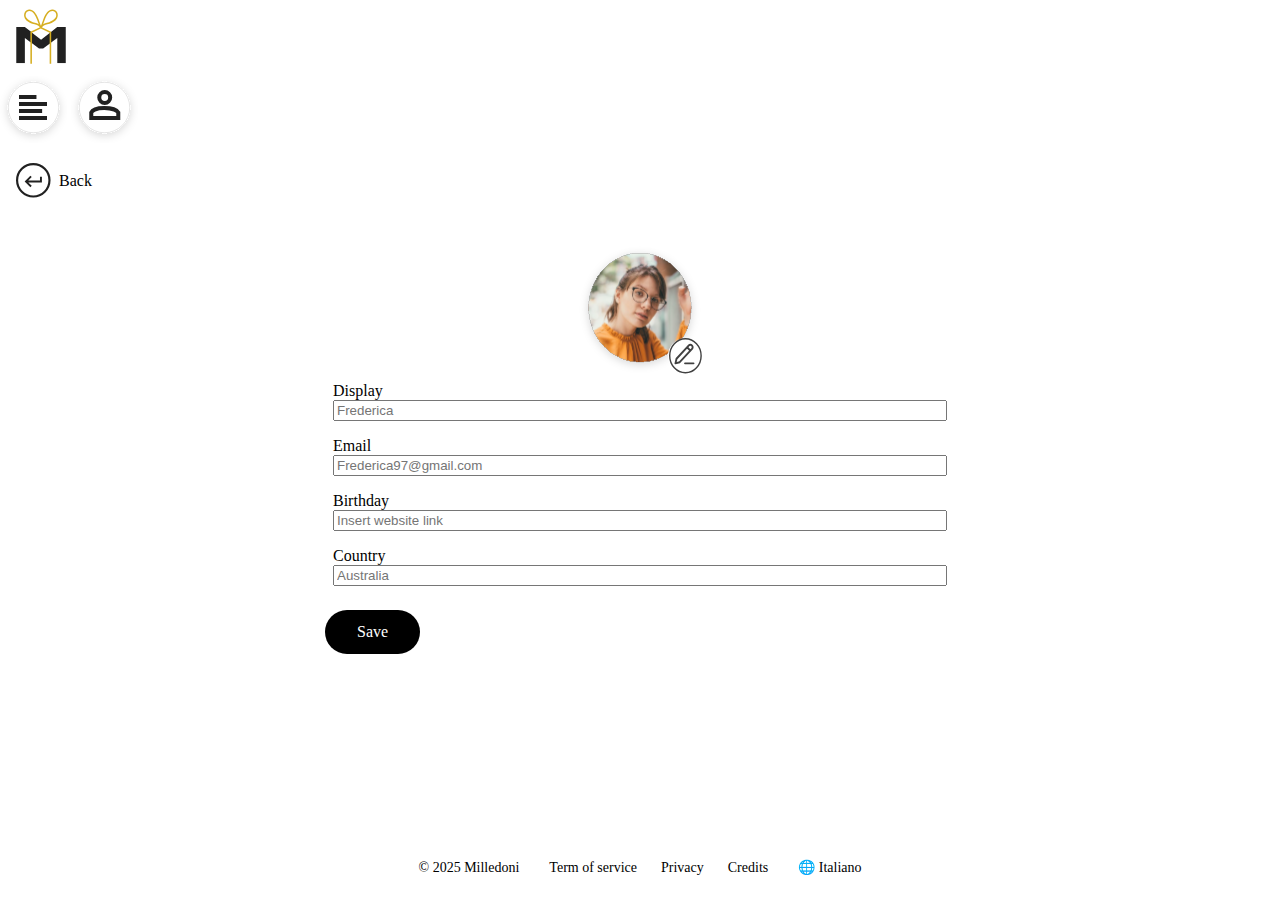
<file: index.html>
<!DOCTYPE html>
<html lang="en">

<head>
  <meta charset="UTF-8" />
  <meta name="viewport" content="width=device-width, initial-scale=1.0" />
  <title>Document</title>
  <link rel="stylesheet" href="https://yassineak1.github.io/look-and-feel-styleguide/styleguide-milledoni.css" />
  <link rel="stylesheet" href="index.css"/>
</head>

<body>
  <header class="header">
    <a href="detail.html" class="logo">
      <img src="assets/mobile-logo.svg" alt="milledoni Logo" />
    </a>

    <nav class="nav-icons">
      <a href="#">
        <img class="addlist-icon" src="assets/list.svg" alt="lists" /></a>

      <a href="#"><img src="assets/profile.svg" alt="profile" /></a>
    </nav>
  </header>

  <main>

 <a href="#" class="back-button font-l"><img src="assets/back.svg" alt="go back icon">Back</a>
    
 <div class="form-section">

      <div class="profile-pic-container">
        <img src="assets/profile.pic.svg" alt="Profile picture" class="profile-pic"/>
        <button class="edit-icon">
          <img src="assets/edit-profile.svg">
        </button>
      </div>

      <form>
        <label class="form-group">
          Display
          <input type="text" placeholder="Frederica" value="" />
        </label>

        <label class="form-group">
          Email
          <input type="email" placeholder="Frederica97@gmail.com" value="" />
        </label>

        <label class="form-group">
          Birthday
          <input type="text" placeholder="Insert website link" />
        </label>

        <label class="form-group">
          Country
          <input type="text" placeholder="Australia" value="" />
        </label>

        <button type="submit" class="save-button">Save</button>
      </form>
    </div>
  </main>

  <footer>
    <div class="footer">
      <div>© 2025 Milledoni</div>
      <div class="footer-links">
        <a href="#">Term of service</a>
        <a href="#">Privacy</a>
        <a href="#">Credits</a>
      </div>
      <div class="language">🌐 Italiano</div>
    </div>
  </footer>
</body>

</html>
</file>
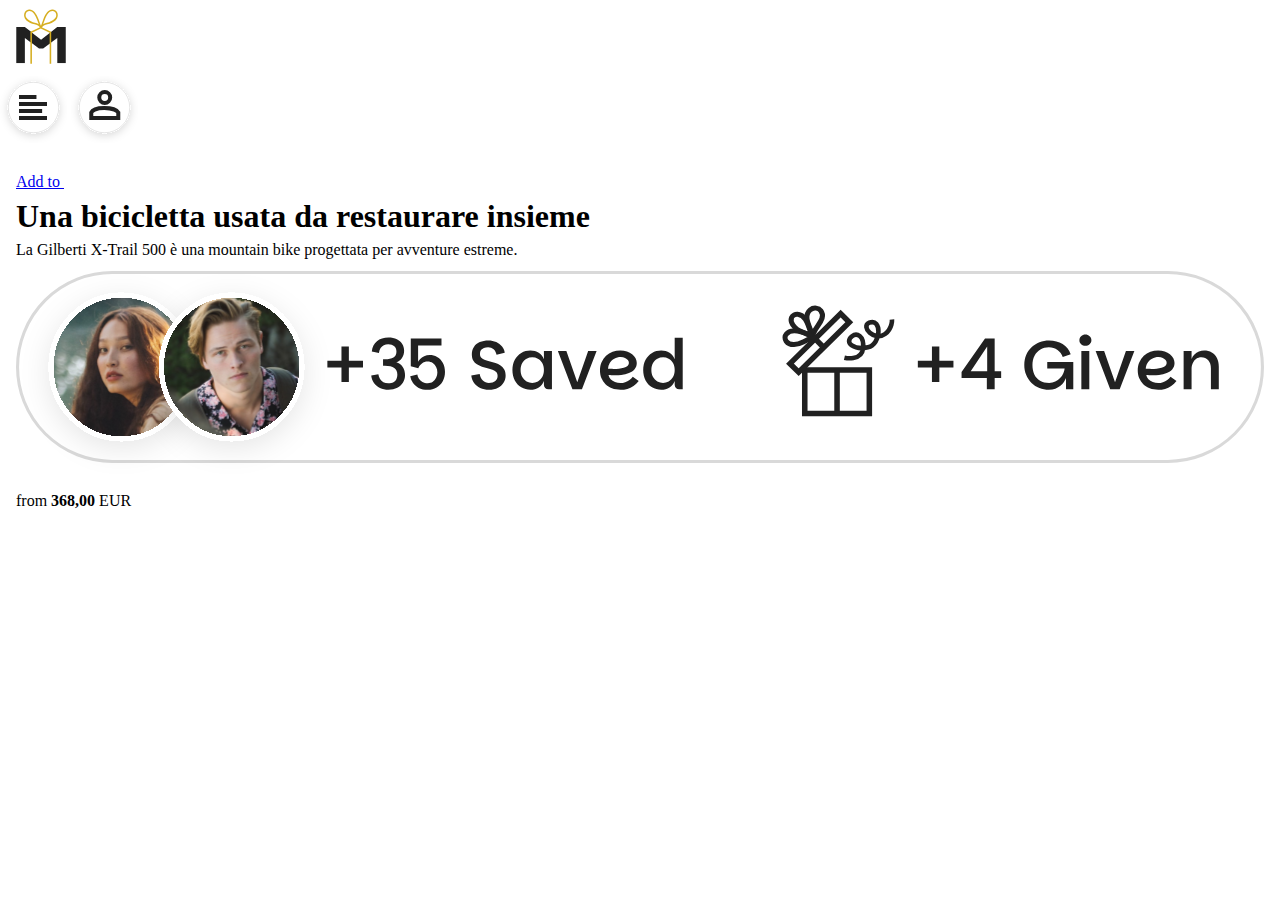
<file: detail.html>
<!DOCTYPE html>
<html lang="en">

<head>
    <meta charset="UTF-8" />
    <meta name="viewport" content="width=device-width, initial-scale=1.0" />
    <title>Document</title>
    <link rel="stylesheet" href="https://yassineak1.github.io/look-and-feel-styleguide/styleguide-milledoni.css" />
    <link rel="stylesheet" href="index.css" />
</head>

<body>
    <header class="header">
        <a href="index.html" class="logo">
            <img src="assets/mobile-logo.svg" alt="milledoni Logo" />
        </a>

        <nav class="nav-icons">
            <a href="#">
                <img class="addlist-icon" src="assets/list.svg" alt="lists" /></a>

            <a href="#"><img src="assets/profile.svg" alt="profile" /></a>
        </nav>
    </header>

    <main>
        <div class="product-info">
        <a href="#" class="addbutton">
            Add to
            <img src="assets/addlist.svg" alt="icon">
        </a>

        <h1 class="title font-xl">Una bicicletta usata da restaurare insieme</h1>
        <p>La Gilberti X-Trail 500 è una mountain
             bike progettata per avventure estreme. </p>
           <img src="assets/saves-detailpage.svg" alt="">
          <p class="font-m">from <strong>368,00</strong> EUR</p> 
 </div>

</main>

    <footer>

    </footer>
</body>

</html>
</file>
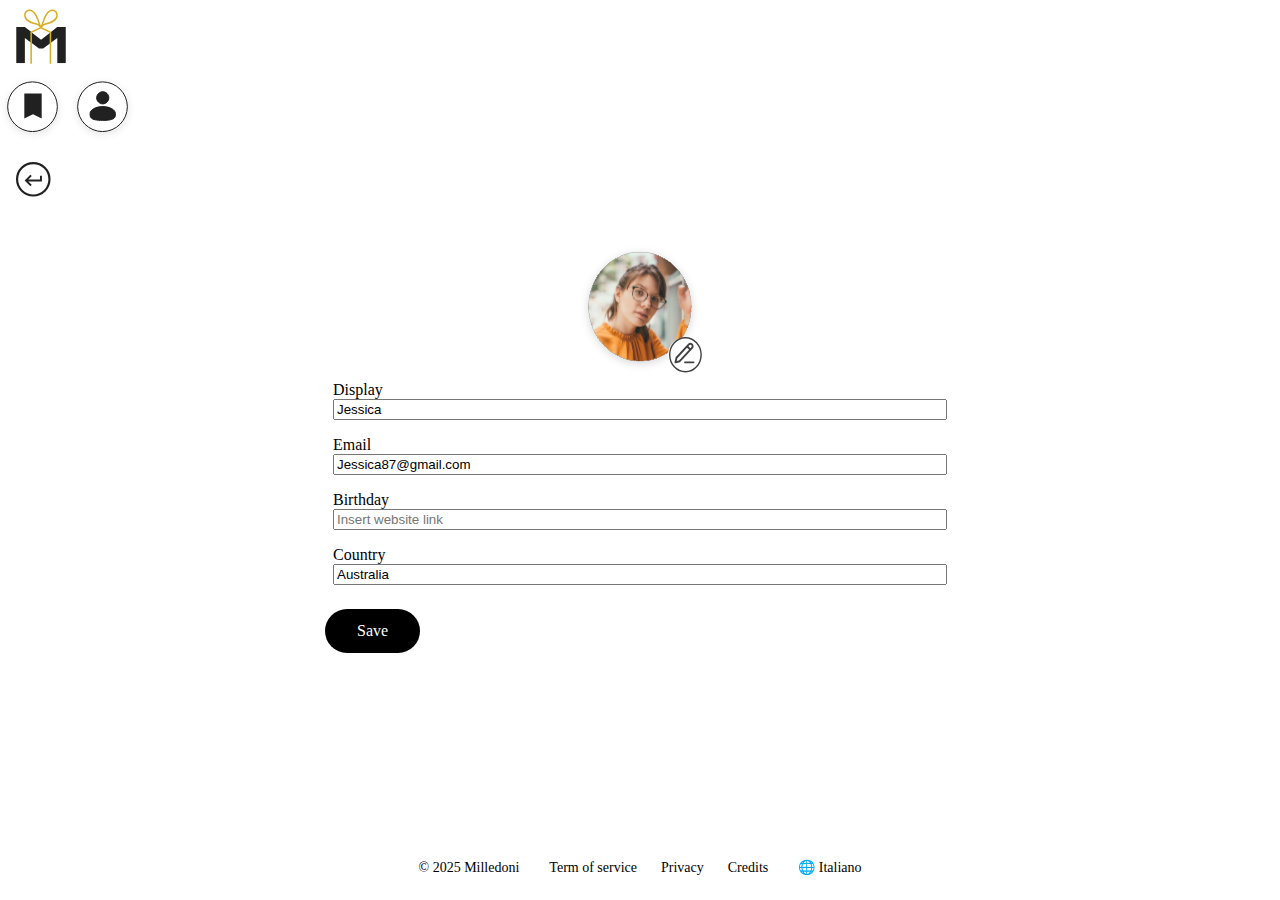
<file: form.html>
<!DOCTYPE html>
<html lang="en">

<head>
  <meta charset="UTF-8" />
  <meta name="viewport" content="width=device-width, initial-scale=1.0" />
  <title>Document</title>
  <link rel="stylesheet" href="https://yassineak1.github.io/look-and-feel-styleguide/styleguide-milledoni.css" />
  <link rel="stylesheet" href="index.css" />
</head>

<body>
  <header class="header">
    <a href="#" class="logo">
      <img src="assets/mobile-logo.svg" alt="milledoni Logo" />
    </a>

    <nav class="nav-icons">
      <a href="#">
        <img class="addlist-icon" src="assets/list-icon.svg" alt="lists" /></a>

      <a href="#"><img src="assets/profile-icon.svg" alt="profile" /></a>
    </nav>
  </header>

  <main>

 <a href="#" class="back-button"><img src="assets/back.svg" alt="go back icon"></a>
    
 <div class="form-section">

      <div class="profile-pic-container">
        <img src="assets/profile.pic.svg" alt="Profile picture" class="profile-pic"/>
        <button class="edit-icon">
          <img src="assets/edit-profile.svg">
        </button>
      </div>

      <form>
        <label class="form-group">
          Display
          <input type="text" placeholder="Jessica" value="Jessica" />
        </label>

        <label class="form-group">
          Email
          <input type="email" placeholder="Jessica87@gmail.com" value="Jessica87@gmail.com" />
        </label>

        <label class="form-group">
          Birthday
          <input type="text" placeholder="Insert website link" />
        </label>

        <label class="form-group">
          Country
          <input type="text" placeholder="Australia" value="Australia" />
        </label>

        <button type="submit" class="save-button">Save</button>
      </form>
    </div>
  </main>

  <footer>
    <div class="footer">
      <div>© 2025 Milledoni</div>
      <div class="footer-links">
        <a href="#">Term of service</a>
        <a href="#">Privacy</a>
        <a href="#">Credits</a>
      </div>
      <div class="language">🌐 Italiano</div>
    </div>
  </footer>
</body>

</html>
</file>
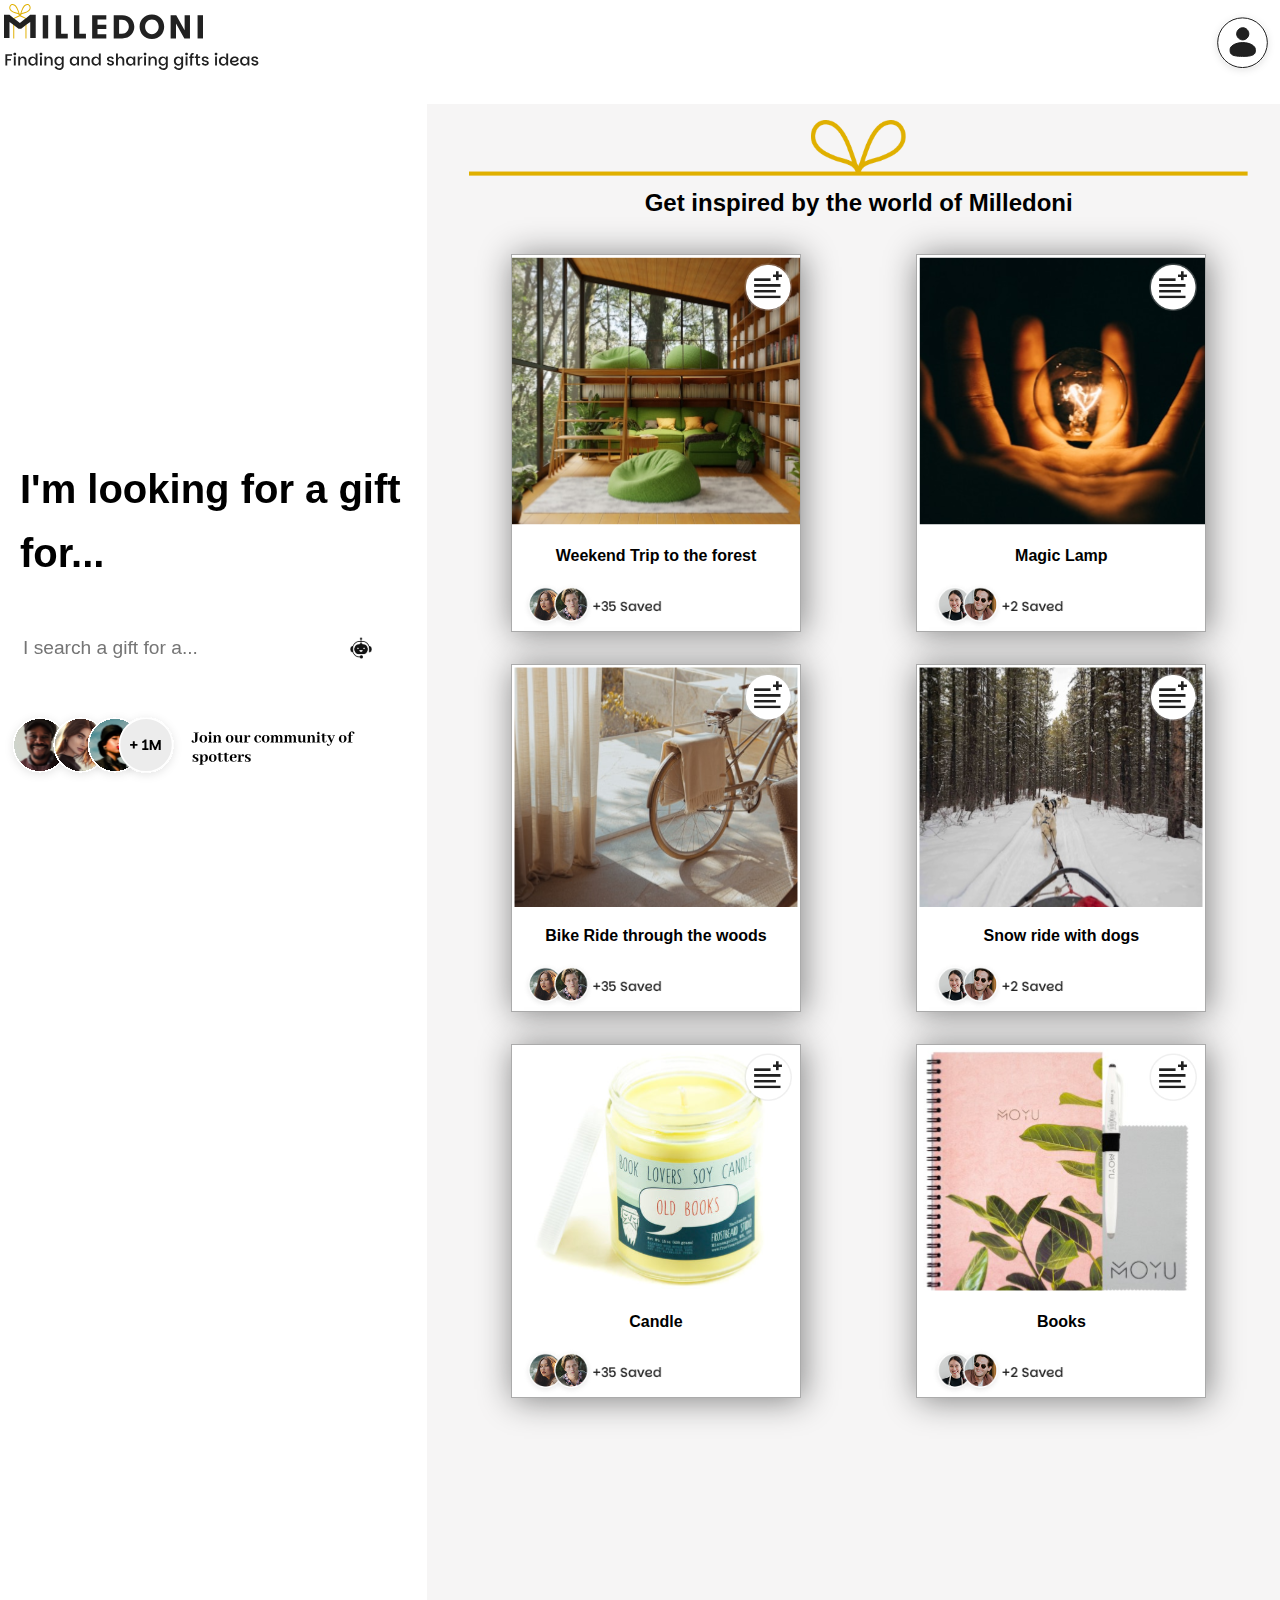
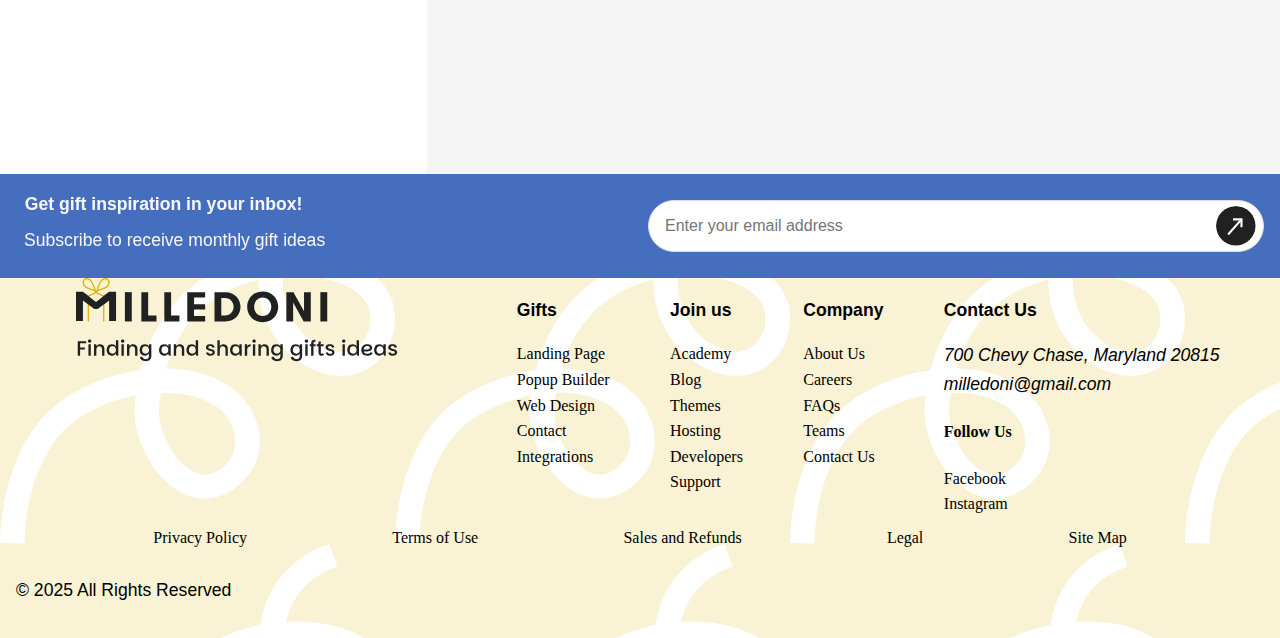
<file: home.html>
<!DOCTYPE html>
<html lang="en">

<head>
  <meta charset="UTF-8">
  <meta name="viewport" content="width=device-width, initial-scale=1.0">
  <title>Milledoni</title>
  <link rel="stylesheet" href="home.css">
</head>

<body>
  <header class="header">
    <a href="#main" class="skip">Skip to main content</a>
    <a href="index.html" class="logo">
      <picture>
        <source srcset="assets/fullLogo.svg" media="(min-width:770px)">
        <img src="assets/Group117.svg" alt="milledoni Logo">
      </picture>
    </a>

    <nav class="nav-icons">

      <a href="index.html">
        <picture>
          <source srcset="assets/addlist.svg" media="(min-width:1000px)">
          <img class="addlist-icon" src="assets/Group 270 (5).svg" alt="saved gifts">
        </picture>
      </a>

      <a href="index.html"> <img src="assets/Group 257.svg" alt="profile"></a>

    </nav>


  </header>

  <main id="main" class="page-layout">


    <form class="filters">
      <fieldset>
        <legend>I'm looking for a gift for...</legend>

        <label for="relation">Who is it for?</label>
        <select id="relation" name="relation">
          <option value="">Select one</option>
          <option value="boyfriend">Boyfriend</option>
          <option value="girlfriend">Girlfriend</option>
        </select>


        <label for="age">Age</label>
        <input id="age" type="number" name="age" placeholder="e.g. 25" min="0" max="120">

        <label for="occasion">For which occasion?</label>
        <select id="occasion" name="occasion">
          <option value="">Select one</option>
          <option value="birthday">Birthday</option>
          <option value="anniversary">Anniversary</option>
        </select>

      </fieldset>
    </form>

    <section class="gifts">
      <h1>Get inspired by the world of Milledoni</h1>

      <a href="#" class="gift-listing">

        <img class="gift-img" src="assets/gift1.svg" alt="cozy cabin in the woods">
        Weekend Trip to the forest
        <img class="add-icon" src="assets/addicon.png" alt="add to list">
        <img class="saved1-icon" src="assets/saved1.png" alt="amount of saves">

      </a>

      <a href="#" class="gift-listing">
        Magic Lamp
        <img class="gift-img" src="assets/gift2.svg" alt="lamp that floats in a hand">
        <img class="add-icon" src="assets/addicon.png" alt="add to list">
        <img class="saved2-icon" src="assets/saved2.png" alt="amount of saves">

      </a>

      <a href="#" class="gift-listing">
        Bike Ride through the woods
        <img class="gift-img" src="assets/gift3.svg" alt="bicycle ride in the woods">
        <img class="add-icon" src="assets/addicon.png" alt="add to list">
        <img class="saved1-icon" src="assets/saved1.png" alt="amount of saves">
      </a>

      <a href="#" class="gift-listing">
        Snow ride with dogs
        <img class="gift-img" src="assets/gift4.svg" alt="dogs pulling a sled in the snow">
        <img class="add-icon" src="assets/addicon.png" alt="add to list">
        <img class="saved2-icon" src="assets/saved2.png" alt="amount of saves">

      </a>

      <a href="#" class="gift-listing">
        Candle
        <img class="gift-img" src="assets/gift5.svg" alt="yellow candle smelling like old books">
        <img class="add-icon" src="assets/addicon.png" alt="add to list">
        <img class="saved1-icon" src="assets/saved1.png" alt="amount of saves">

      </a>

      <a href="#" class="gift-listing">
        Books
        <img class="gift-img" src="assets/gift8.svg" alt="a pink and gray note book">
        <img class="add-icon" src="assets/addicon.png" alt="add to list">
        <img class="saved2-icon" src="assets/saved2.png" alt="amount of saves">

      </a>
    </section>

<form class="search-bar">
  <h2 class="heading-search">I'm looking for a gift for...</h2>
  <div class="search-input-wrapper">
    <label for="search-input" class="visually-hidden">chat bot</label>
    <input type="search" id="search-input" name="q" placeholder="I search a gift for a...">
    <button type="submit" aria-label="Submit your search">
      <img src="assets/istockphoto-1333838449-612x612.jpg" alt="search bar icon">
    </button>
  </div>
  <div class="community">
    <img src="assets/Group 604.svg" alt="join our community of spotters">
  </div>
</form>

<div class="chat-box">
  <div class="chat-header">Gift Chat Assistant</div>
  <div class="chat-body">
    Hello! Who is the gift for? 🎁
  </div>
</div>

  </main>

  <footer>

    <section>
      <form class="newsletter-form" aria-label="Newsletter subscription">
        <div>
          <h2>Get gift inspiration in your inbox!</h2>
          <p id="newsletter-desc">Subscribe to receive monthly gift ideas</p>
        </div>

        <div>
          <label for="email" class="visually-hidden">Email address</label>
          <input type="email" id="email" name="email" placeholder="Enter your email address" required
            aria-describedby="newsletter-desc" autocomplete="email">
          <button type="submit">
            <img src="assets/subicon.svg" alt="Subscribe">
          </button>
        </div>
      </form>
    </section>

    <nav class="footer-links" aria-label="Footer navigation">

<div class="footer-logo-wrapper">
  <img class="logo-footer" src="assets/fullLogo.svg" alt="milledoni logo">
</div>

      <section>
        <h3>Gifts</h3>
        <ul>
          <li><a href="#">Landing Page</a></li>
          <li><a href="#">Popup Builder</a></li>
          <li><a href="#">Web Design</a></li>
          <li><a href="#">Contact</a></li>
          <li><a href="#">Integrations</a></li>
        </ul>
      </section>

      <section>
        <h3>Join us</h3>
        <ul>
          <li><a href="#">Academy</a></li>
          <li><a href="#">Blog</a></li>
          <li><a href="#">Themes</a></li>
          <li><a href="#">Hosting</a></li>
          <li><a href="#">Developers</a></li>
          <li><a href="#">Support</a></li>
        </ul>
      </section>

      <section>
        <h3>Company</h3>
        <ul>
          <li><a href="#">About Us</a></li>
          <li><a href="#">Careers</a></li>
          <li><a href="#">FAQs</a></li>
          <li><a href="#">Teams</a></li>
          <li><a href="#">Contact Us</a></li>
        </ul>
      </section>

      <section>
        <h3>Contact Us</h3>
        <address>
          700 Chevy Chase, Maryland 20815<br>
          <a href="mailto:milledoni@gmail.com">milledoni@gmail.com</a>
        </address>
        <h4>Follow Us</h4>
        <ul class="socials">
          <li><a href="#">Facebook</a></li>
          <li><a href="#">Instagram</a></li>
        </ul>
      </section>
    </nav>

    <section class="legal" aria-label="Legal links">
      <ul>
        <li><a href="#">Privacy Policy</a></li>
        <li><a href="#">Terms of Use</a></li>
        <li><a href="#">Sales and Refunds</a></li>
        <li><a href="#">Legal</a></li>
        <li><a href="#">Site Map</a></li>
      </ul>
      <p>© 2025 All Rights Reserved</p>
    </section>


  </footer>
</body>

</html>
</file>
<file: index.css>
body {
  margin: 0;
  background-color: var(--background-color-secondary);
  font-family: var(--font-family);

  display: grid;
  grid-template-rows: auto 1fr auto;
  min-height: 100vh;
}

.form-header,
.detail-pagina-header {
  display: flex;
  justify-content: space-between;
}

.nav-icons {
  margin-top: 0.5rem;
}

.logo img {
  height: 4rem;
  margin-left: 1rem;
}

main {
  display: flex;
  flex-direction: column;
}

.back-button {
  margin: 1rem;
  gap: 0.5rem;
  align-self: flex-start;
  display: inline-flex;
  align-items: center;
  text-decoration: none;
  color: var(--textcolor);
}

.account-form input,
button {
  font-family: var(--font-family);
}

.account-form input {
  width: 100%;
  padding-top: 0.75rem;
  padding-bottom: 0.75rem;
  padding-left: 0.75rem;
  margin-top: 5px;
  font-size: 1 rem;
  border: 1px solid #d1d5db;
  border-radius: 10px;
}

.form-section {
  flex: 1;
  background-color: var(--background-color);
  display: flex;
  flex-direction: column;
  align-items: center;
  padding: 1rem;
  margin: 2rem;
  padding-top: 0;
  border-radius: 10px;

  @media(min-width: 800px) {
    width: 70vh;
    align-self: center;
    border-radius: 10px;
  }
}

.form-group {
  display: flex;
  flex-direction: column;
  padding: 0.5rem;
}

.form-section form {
  width: 100%;
}

.profile-pic-container {
  position: relative;
  width: 8rem;
  height: 8rem;
}

.profile-pic {
  width: 100%;
  height: 100%;
  border-radius: 50%;
  display: block;
  background-color: var(--background-color);
}


.edit-icon {
  position: absolute;
  bottom: 0;
  right: 0;
  width: 2.25rem;
  height: 2.25rem;
  border-radius: 50%;
  background-color: var(--background-color, #fff);
  display: flex;
  align-items: center;
  justify-content: center;
  border-style: none;
}

.edit-icon img {
  width: 2.25rem;
  height: 2.25rem;
}

.save-button {
  padding: 0.8rem 2rem;
  font-size: 1rem;
  color: #fff;
  background-color: #000;
  border: none;
  border-radius: 25px;
  cursor: pointer;
  margin-top: 1rem;
}

.save-button:hover {
  background-color: #333;
}

.save-button:active {
  transform: scale(0.98);
}

.footer {
  display: flex;
  flex-direction: row;
  align-items: center;
  justify-content: center;
  gap: 1rem;
  padding: 1.5rem;
  margin: 0;
  background-color: var(--background-color);
  font-size: 0.875rem;
  color: var(--textcolor);
}

.footer-links {
  display: flex;
  gap: 1.5rem;
}

.footer-links a {
  color: var(--textcolor);
  text-decoration: none;
}

.footer-links a:hover {
  color: var(--textcolor);
}

/* ------------------detail-pagina-------------- */


.title {
  line-height: 26px;
}
.product-info {
  padding: 1rem;
  display: flex;
  flex-direction: column;
  gap: 0.75rem;
}

.product-info>* {
  margin: 0;
}

.product-gallery {
  width: 100%;
  display: flex;
  flex-direction: column;
  gap: 12px;
}


.gallery-main {
  position: relative;
  aspect-ratio: 1 / 1;
  overflow: hidden;
  padding: 0 1rem;
}

.main-img {
  width: 100%;
  height: 100%;
  object-fit: cover;
}


.gallery-main .nav {
  position: absolute;
  top: 50%;
  transform: translateY(-50%);
  border: none;
  background: transparent;
  color: var(--background-color);
  border-radius: 50%;
  font-size: var(--h1-size);
  cursor: pointer;
}

.gallery-main .prev {
  left: 20px;
}

.gallery-main .next {
  right: 20px;
}


.gallery-thumbs {
  display: flex;
  gap: 10px;
  padding-left: 1rem;
}

.gallery-thumbs .thumb {
  width: 70px;
  height: 70px;
  border-radius: 8px;
  object-fit: cover;
  cursor: pointer;
  border: 2px solid transparent;
}

.gallery-thumbs .thumb:hover {
  border-color: var(--accentcolor);
}
.shop-online, 
.shop-in-person {
  background: var(--background-color-secondary);
  padding: 1.5rem;
  border-radius: 1rem;
  max-width: 22rem;
  font-family: var(--font-family);
}

.shop-header {
  display: flex;
  align-items: center;
  gap: 0.75rem;
  padding: 1rem;
  background: var(--background-color);
  border-radius: 0.8rem;
  margin-bottom: 1rem;
}

.shop-header h2 {
  margin: 0;
  font-size: 1.1rem;
  font-weight: 700;
}

.shop-header p {
  margin: 0;
  color: var(--secondary-text-color);
  font-size: var(--p-size);
}

.shop-list {
  list-style: none;
  padding: 0;
  margin: 0;
  display: flex;
  flex-direction: column;
  gap: 0.75rem;
}

.shop-list li a {
  display: grid;
  grid-template-columns: 1fr auto;
  align-items: center;
  background: var(--background-color);
  padding: 1rem;
  border-radius: 0.8rem;
  text-decoration: none;
  color: var(--secondary-text--color);
  font-weight: 600;
  border: 1px solid #eee;
}

.shop-list li a:hover {
  background: #f2f2f2;
}

.shop-info {
  display: flex;
  flex-direction: column;
  gap: 0.25rem;
}

.shop-name {
  font-weight: 600;
}

.shop-distance {
  font-size: 0.85rem;
  font-weight: 400;
  text-decoration: underline;
}
.shop-external {
  opacity: 0.6;
  font-size: 1rem;
}

/* --------------------------- */
/* FOOTER detail pagina                */
/* --------------------------- */


.footer-detail{
  background-image: url('assets/3.png');
  background-color: var(--footercolor);
}

.newsletter-form {
  background-color: #466EBF;
  display: flex;
  justify-content: space-evenly;
  align-items: center;
  flex-direction: column;
  gap: 1rem;
  padding: 1rem;
  font-size: 18px;

  @media (min-width: 600px) {
    flex-direction: row;
  }
}

.newsletter-form h2 {
  padding-left: 0.5em;
  margin: 0;
  display: none;
    @media (min-width: 1000px) {
    display: block;
      padding-left: 0.5em;
  margin: 0;
  }
}

.newsletter-form p {
  margin: 0;
}

.newsletter-form>div:first-child {
  display: flex;
  flex-direction: column;
  align-items: start;
  color: #F6F5F5;
}


.newsletter-form>div {
  position: relative;
  display: flex;
  align-items: center;
  width: 100%;
}

.newsletter-form input {
  padding: 1rem;
  border: 1px solid #ddd;
  border-radius: 2em;
  font-size: 1rem;
  flex: 1;
}

.newsletter-form button {
  position: absolute;
  right: 0.5rem;
  width: 2.5rem;
  height: 2.5rem;
  padding: 0;
  border: none;
  background: none;
  cursor: pointer;
  border-radius: 50%;
  overflow: hidden;
}

.newsletter-form button img {
  width: 100%;
  height: 100%;
  display: block;
  object-fit: cover;
}

.footer-logo-wrapper {
  display: none;

@media (min-width: 1000px) {
    display: block;
  }
}

.footer-detail ul {
  list-style: none;
  margin: 0;
  padding: 0;
}


.footer-detail a {
  color: black;
  text-decoration: none;
}

.footer-links {
  padding-left: 1em;
  padding-right: 1em;
  display: grid;
  justify-content: space-evenly;
  grid-template-columns: 1fr 1fr;

  @media (min-width: 600px) {
    display: flex;
    flex-direction: row;

  }
}

.legal ul {
  display: flex;
  flex-direction: column;
  justify-content: space-evenly;
  margin-bottom: 0%;
  padding-left: 1em;

  @media (min-width: 600px) {
    flex-direction: row;
  }
}

.legal
p {
  padding: .5rem;
}


.product-details {
  background: var(--background-color-secondary);
  padding: 0rem 1.5rem;
  max-width: 22rem;
  font-family: var(--font-family);
}

.visually-hidden {
  position: absolute;
  width: 1px;
  height: 1px;
  margin: -1px;
  padding: 0;
  overflow: hidden;
  clip: rect(0, 0, 0, 0);
  border: 0;
}

.detail-item {
  display: grid;
  grid-template-columns: auto 1fr;
  gap: 1rem;
  margin-bottom: 1.5rem;
}


.detail-icon {
  width: 3rem;
  height: 3rem;
  align-self: start;
}

.detail-content h3 {
  margin: 0 0 0.5rem 0;
  font-size: 1rem;
  font-weight: 700;
  letter-spacing: 0.5px;
}

.detail-content p {
  margin: 0;
  font-size: 0.9rem;
  line-height: 1.5;
  color: var(--textcolor);
}


.reviews-section {
  margin-top: 0;
  max-width: 21rem;
}

.reviews-section img {
  max-width: 100%;
}

.recommendations {
  padding: 1rem;
  max-width: 1200px;
  margin: 0 auto;
}

.recommendations h2 {
  font-size: 1.25rem;
  font-weight: 700;
  margin: 0 0 1rem 0;
  font-family: var(--font-family);
}

.recommendations-grid {
  display: grid;
  grid-template-columns: repeat(2, 1fr);
  gap: 0.5rem;
}

.recommendation-card {
  background: var(--background-color);
  overflow: hidden;
  transition: transform 0.2s;
}

.recommendation-card:hover {
  transform: translateY(-2px);
}

.card-image {
  position: relative;
  width: 100%;
  aspect-ratio: 1;
  overflow: hidden;
}

.card-image img {
  width: 100%;
  height: 100%;
  object-fit: cover;
}

.add-to-list-button {
  position: absolute;
  top: 0.5rem;
  right: 0.5rem;
  background: white;
  border: none;
  border-radius: 50%;
  width: 2rem;
  height: 2rem;
  display: flex;
  align-items: center;
  justify-content: center;
  cursor: pointer;
  box-shadow: 0 2px 8px rgba(0, 0, 0, 0.15);
}

.add-to-list-button:hover {
  background: #f5f5f5;
}


.card-content {
  padding: 0.75rem;
}

.card-content h3 {
  margin: 0 0 0.75rem 0;
  font-size: 0.875rem;
  font-weight: 600;
  color: var(--primary-text-color);
  line-height: 1.3;
}

.card-footer {
  display: flex;
  align-items: center;
  justify-content: space-between;
}

.saved-info {
  display: flex;
  align-items: flex-end;
  font-size: 0.75rem;
  font-weight: 600;
  color: var(--secondary-text-color);
}

.avatar {
  width: 4rem;
  height: 3rem;
  border-radius: 50%;
  border: 2px solid white;
  margin-left: -0.4rem;
}

@media (min-width: 640px) {
  .recommendations {
    padding: 2rem 1.5rem;
  }
  
  .recommendations h2 {
    font-size: 1.5rem;
    margin-bottom: 1.5rem;
  }
  
  .recommendations-grid {
    gap: 1rem;
  }
  
  .card-content {
    padding: 1rem;
  }
  
  .card-content h3 {
    font-size: 1rem;
    margin-bottom: 1rem;
  }
  
  .saved-info {
    font-size: 0.9rem;
    gap: 0.5rem;
  }
  
  .add-to-list-button {
    width: 2.5rem;
    height: 2.5rem;
    top: 1rem;
    right: 1rem;
  }
  
  .add-to-list-button img {
    width: 1.25rem;
    height: 1.25rem;
  }
  
  .avatar {
    width: 1.5rem;
    height: 1.5rem;
    margin-left: -0.5rem;
  }
  
}
</file>
<file: home.css>
* {
  line-height: 1.6;

}

body {
  margin: 0rem;
  padding: 0rem;
  background-color: #F6F5F5;

  @media (max-width: 599px) {
    padding-bottom: 5rem;
  }
}

.skip {
  position: absolute;
  left: -10000px;
  top: auto;
  width: 1px;
  height: 1px;
  overflow: hidden;
}

.skip:focus {
  position: static;
  width: auto;
  height: auto;
}

header {
  display: flex;
  position: relative;
  background-color: #ffffff;
  justify-content: space-between;
  padding: 0.25rem;
  background-image: url(assets/strikje.png);
  background-repeat: no-repeat;
  background-position: center 4rem;
  background-size: 100% 30%;

  @media (min-width: 600px) {
    background-position: center 3rem;
    background-size: 100% 50%;
    position: relative;
  }

  @media (min-width: 1000px) {
    background-image: none;
  }
}

.logo img {
  height: 5rem;

   @media (min-width: 770px) {
    height:5.5rem;
  }
}

.addlist-icon {
  width: 10rem;

  @media (min-width: 1000px) {
    width: auto;
    height: auto;
  }
}


.nav-icons img {
  margin-top: .5rem;
  width: 3.5rem;
  height: 5rem;

  @media (min-width: 1000px) {
    width: auto;
    height: auto;
  }
}

.nav-icons {
  display: flex;
}

.page-layout {
  @media (min-width: 1000px) {
    padding: 0;
    margin: 0;
    display: grid;
    grid-template-columns: 1fr 1fr 1fr;
    gap: 2rem;
    align-items: start;
        background: linear-gradient(to right, #ffffff 0%, #ffffff 33.33%, #F6F5F5 33.33%, #F6F5F5 100%);

  }
}

.search-bar-text {
  display: none;
}

.filters {
  display: block;
  box-shadow: .1em .1em 2em rgb(197, 197, 197);
  justify-content: center;
  background-color: #FFFFFF;
  font-size: 1.5rem;

  @media (min-width: 1000px) {
    display: none;
  }
}


fieldset legend {
  font-size: 3rem;
  line-height: 4rem;
}

.filters input,
select {
  border-radius: .5rem;
}

.visually-hidden {
  position: absolute;
  width: 1px;
  height: 1px;
  margin: -1px;
  overflow: hidden;
  clip: rect(0, 0, 0, 0);
  white-space: nowrap;
}

.filters,
select,
input,
.search-bar,
h3,
h2,
p,
address {
  font-family: Verdana, Geneva, Tahoma, sans-serif;
  font-size: 1.1rem;
}

h1 {
  display: none;

  @media (min-width: 1000px) {
    font-family: Verdana, Geneva, Tahoma, sans-serif;
    font-size: 1.5rem;
    display: block;
    grid-column: 1 / -1;
    text-align: center;
    margin: 0;
    padding: 0;
  }
}

.gifts {
  display: grid;
  justify-content: center;
  grid-template-columns: repeat(auto-fit, minmax(17em, 18em));
  gap: 2em;
  margin: 2em;

  @media (min-width: 768px) {
    grid-template-columns: 1fr 1fr;
    justify-content: center;
  }

  @media (min-width: 1000px) {
    grid-template-columns: repeat(auto-fit, minmax(17em, 1fr));
    grid-column: 2 / 4;
    grid-row: 1;
    background-image: url(assets/strikje.png);
    background-repeat: no-repeat;
    background-position: center top;
    background-size: 100% auto;
    padding-top: 4em;
    margin-bottom: 2rem;
    margin-top: 1rem;
  }
}


.gift-listing {
  color: black;
  font-family: Verdana, Geneva, Tahoma, sans-serif;
  display: grid;
  font-weight: bold;
  grid-template-rows: 1fr 5.5rem;
  gap: 1rem;
  justify-items: center;
  grid-template-areas:
    "image"
    "title";
  border-style: solid;
  text-decoration: none;
  border-width: thin;
  border-color: rgb(171, 171, 171);
  box-shadow: .1em .1em 2em grey;
  background-color: white;
  width: 18rem;
  margin-inline: auto;
  position: relative;
}

.gift-listing .add-icon {
  position: absolute;
  top: 0.5rem;
  right: 0.5rem;
  width: 3rem;
  height: 3rem;
}

.gift-listing .saved1-icon,
.gift-listing .saved2-icon {
  position: absolute;
  bottom: 1px;
  width: 10rem;
  height: 3rem;
  object-fit: contain;
  left: 0rem;
}

.gift-listing .gift-img {
  grid-area: image;
  object-fit: cover;
  width: 18rem;
  height: 100%;
}

.heading-search {

  display: none;

  @media (min-width:1000px) {
    display: block;
    font-family: Verdana, Geneva, Tahoma, sans-serif;
    font-size: 2.5rem;
    padding-left: 1rem;
  }
}

.community img{
 display: none;
  @media (min-width: 1000px) {
   display: block;
  width: 100%;
  padding-top: 2rem;
  }

}

.search-bar .search-input-wrapper {
  position: relative;
  border-radius: 2em;
  padding: 3px;
  animation: borderColorChange 3s linear infinite;
}

@keyframes borderColorChange {
  0% {
    background-color: #667eea;
  }

  25% {
    background-color: #764ba2;
  }

  50% {
    background-color: #f093fb;
  }

  75% {
    background-color: #4facfe;
  }

  100% {
    background-color: #667eea;
  }
}

.search-bar {
  padding: 0rem .25rem 0.75rem 0.25rem;
  gap: 0.5rem;
  bottom: 0;
  left: 0;
  right: 0;
  position: sticky;
  z-index: 100;
  background: transparent;


  @media (min-width: 1000px) {
    position: relative;
    display: block;
  }

  @media (min-width: 1000px) {
    grid-column: 1;
    grid-row: 1;
    padding-top: 20rem;
  }
}


.search-bar input {
  border-radius: 2em;
  padding: 0.75rem 3.5rem 0.75rem 1rem;
  font-size: 1.2rem;
  width: 100%;
  border: none;
}



.search-bar button {
  position: absolute;
  right: 1rem;
  background: transparent;
  border: none;
  padding: 0.5rem;
  cursor: pointer;
  height: 100%;
}

.search-bar button img {
  width: 2rem;
  height: 2rem;
}

fieldset {
  border: 0;
}

footer {
  background-image: url('assets/3.png');
  background-color: #F9F2D4;
}

.newsletter-form {
  background-color: #466EBF;
  display: flex;
  justify-content: space-evenly;
  align-items: center;
  flex-direction: column;
  gap: 1rem;
  padding: 1rem;
  font-size: 18px;

  @media (min-width: 600px) {
    flex-direction: row;
  }
}

.newsletter-form h2 {
  padding-left: 0.5em;
  margin: 0;
  display: none;
    @media (min-width: 1000px) {
    display: block;
      padding-left: 0.5em;
  margin: 0;
  }
}

.newsletter-form p {
  margin: 0;
}

.newsletter-form>div:first-child {
  display: flex;
  flex-direction: column;
  align-items: start;
  color: #F6F5F5;
}


.newsletter-form>div {
  position: relative;
  display: flex;
  align-items: center;
  width: 100%;
}

.newsletter-form input {
  padding: 0.75rem 3.5rem 0.75rem 1rem;
  border: 1px solid #ddd;
  border-radius: 2em;
  font-size: 1rem;
  flex: 1;
}

.newsletter-form button {
  position: absolute;
  right: 0.5rem;
  width: 2.5rem;
  height: 2.5rem;
  padding: 0;
  border: none;
  background: none;
  cursor: pointer;
  border-radius: 50%;
  overflow: hidden;
}

.newsletter-form button img {
  width: 100%;
  height: 100%;
  display: block;
  object-fit: cover;
}

.footer-logo-wrapper {
  display: none;

@media (min-width: 1000px) {
    display: block;
  }
}

footer ul {
  list-style: none;
  margin: 0;
  padding: 0;
}


footer a {
  color: black;
  text-decoration: none;
}

.footer-links {
  padding-left: 1em;
  display: grid;
  justify-content: space-evenly;
  grid-template-columns: 1fr 1fr;

  @media (min-width: 600px) {
    display: flex;
    flex-direction: row;

  }
}

.legal ul {
  display: flex;
  flex-direction: column;
  justify-content: space-evenly;
  margin-bottom: 0%;

  @media (min-width: 600px) {
    flex-direction: row;
  }
}

.legal,
p {
  padding: .5rem;
}

.chat-box {
  position: sticky;
  bottom: 90px;
  left: 30px;
  width: 280px;
  height: 280px;
  background: #fff;
  border-radius: 12px;
  box-shadow: 0 4px 15px rgba(0,0,0,0.15);
  padding: 1rem;
  opacity: 0;
  pointer-events: none;
  transform: translateY(20px);
  transition: 0.3s ease;
}

.chat-header {
  font-weight: bold;
  margin-bottom: .5rem;
}

.search-bar:focus-within + .chat-box {
  opacity: 1;
  pointer-events: auto;
  transform: translateY(0);
}
</file>
